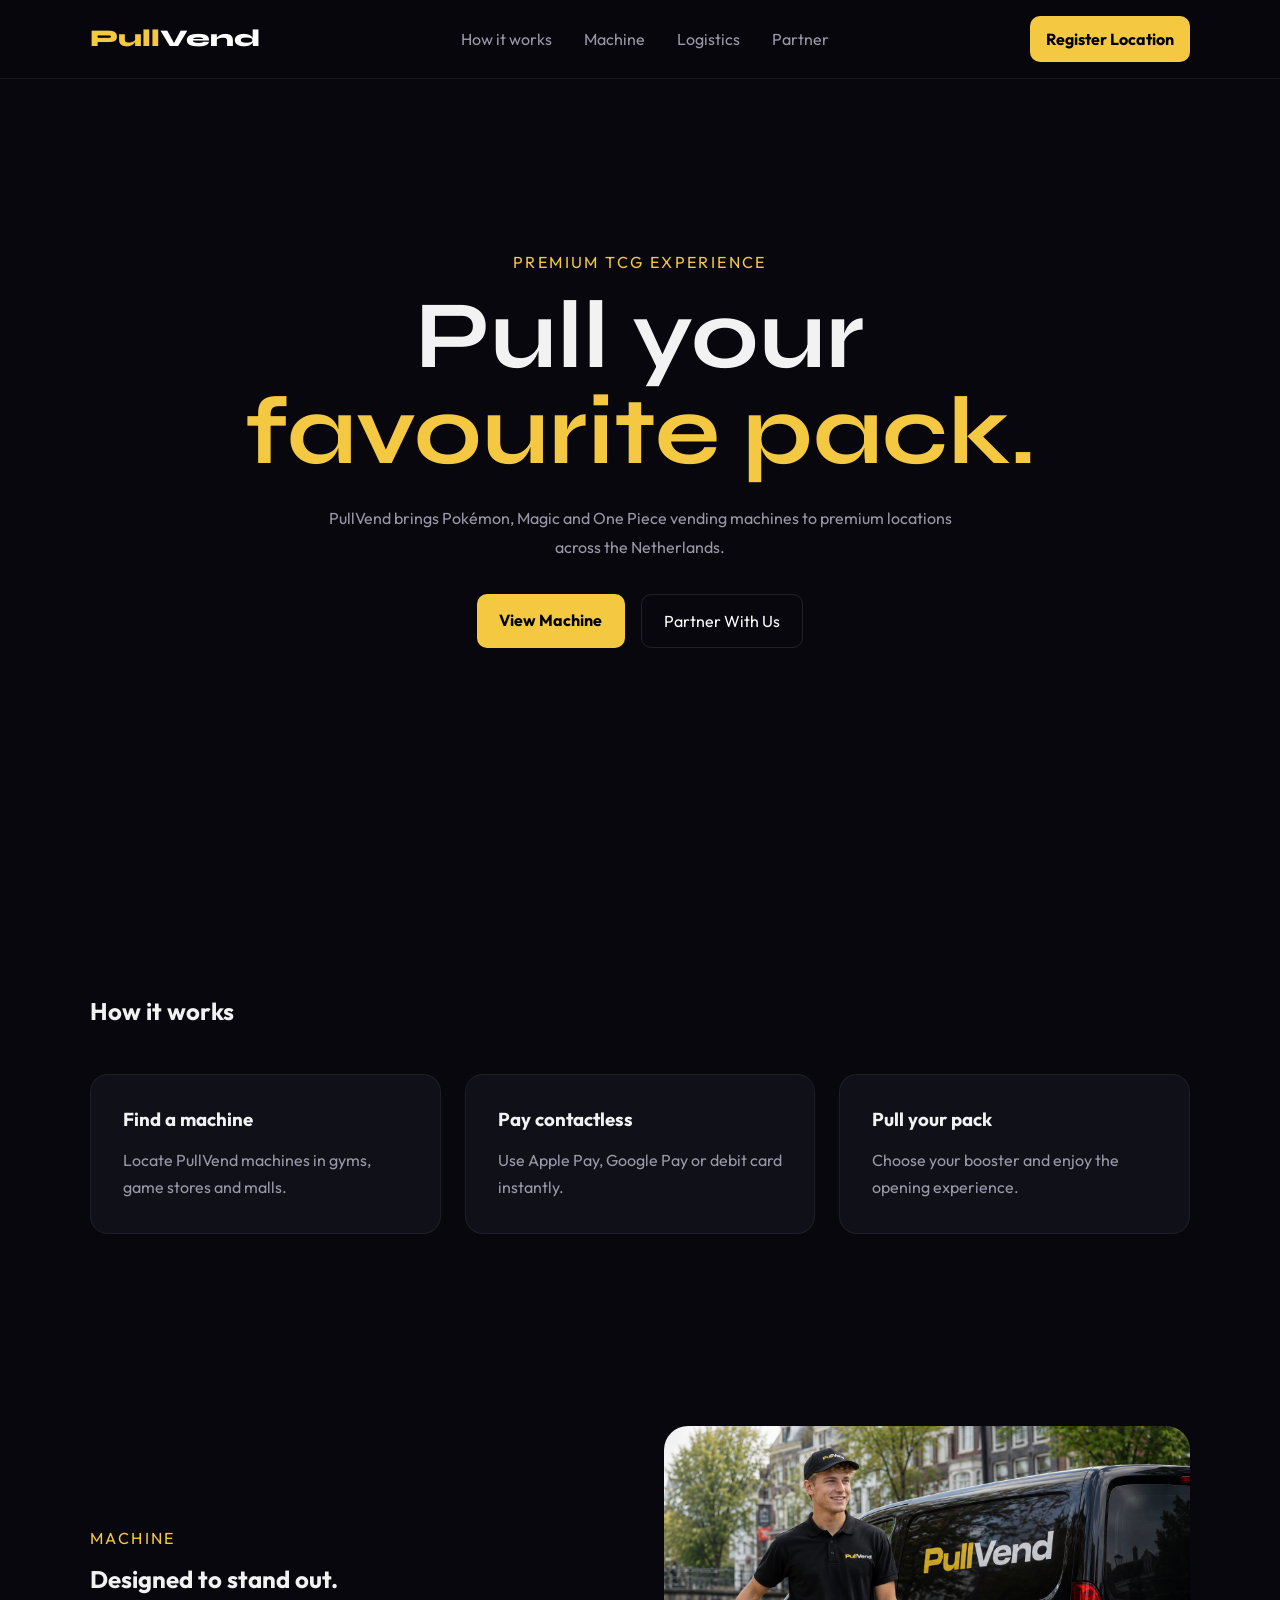
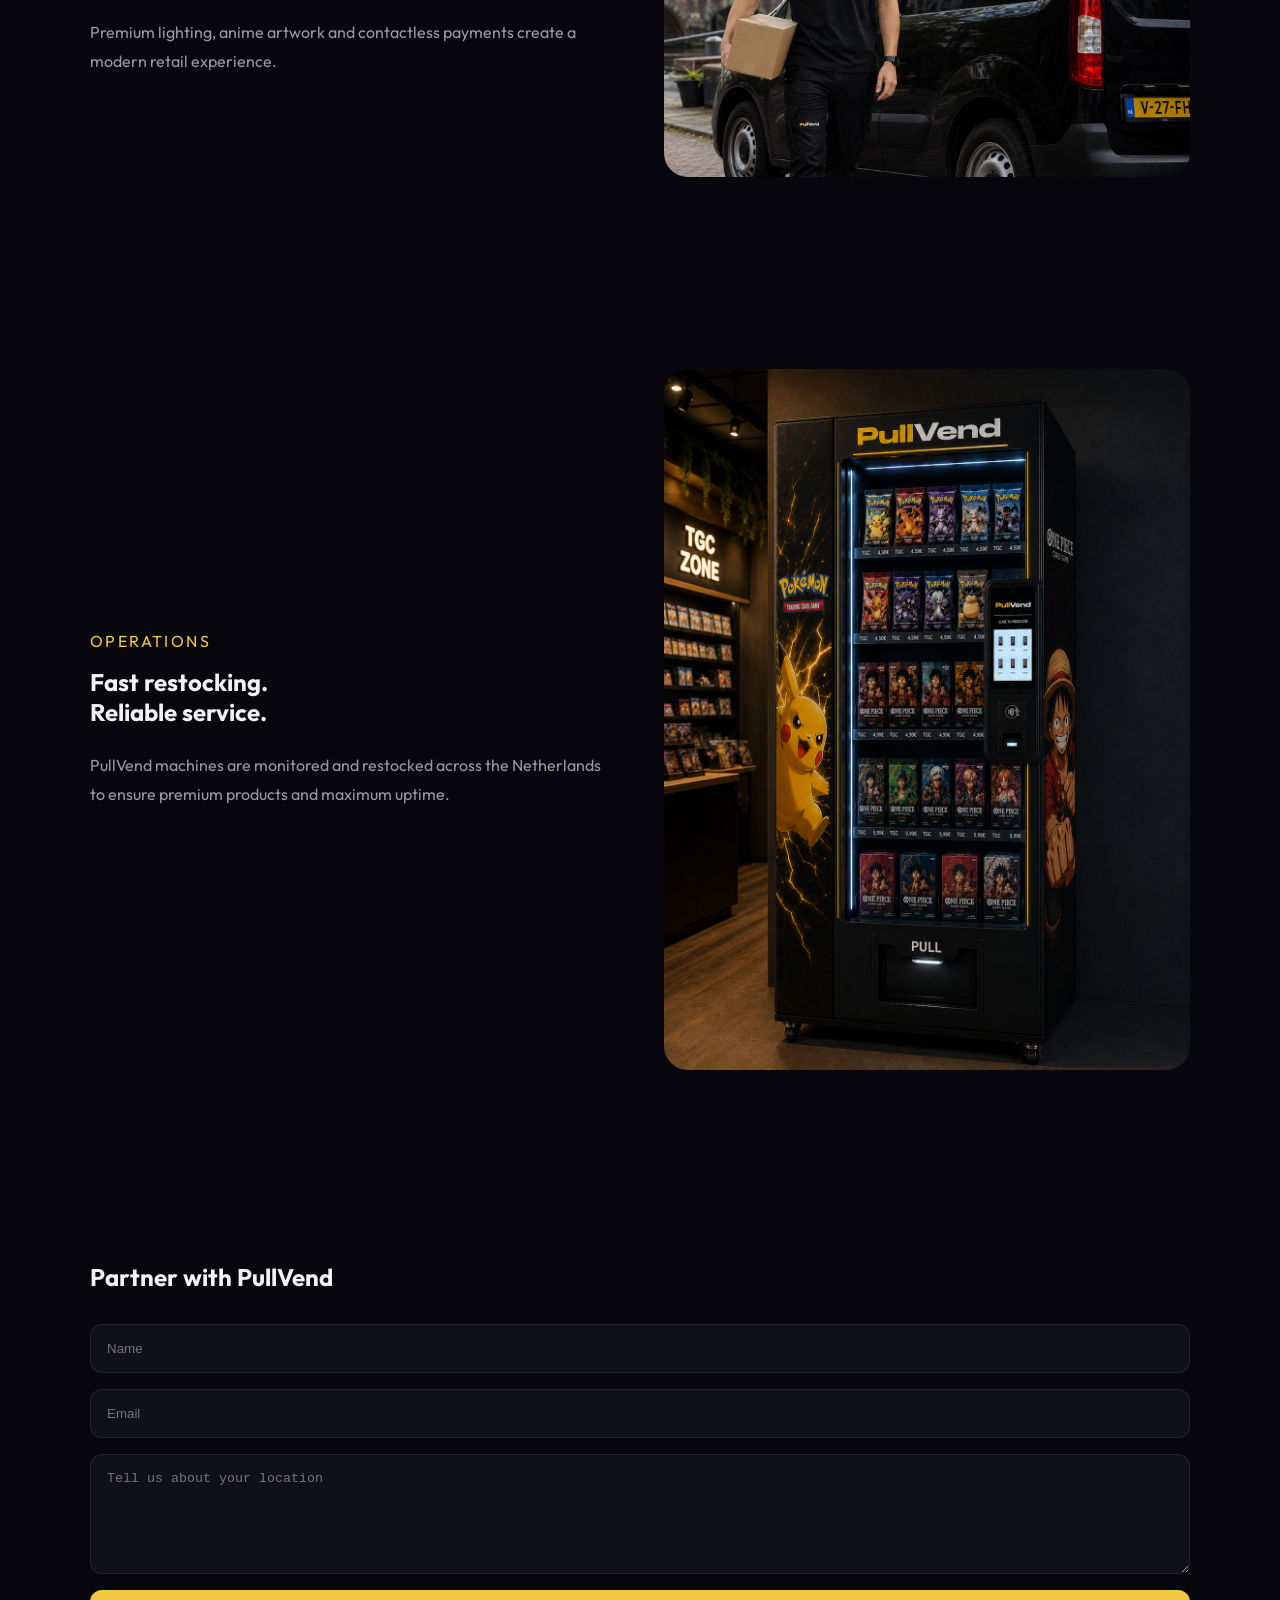
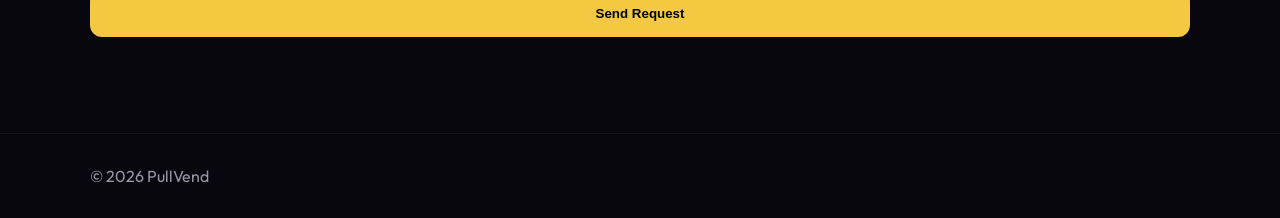
<file: index.html>
<!DOCTYPE html>
<html lang="en">
<head>
  <meta charset="UTF-8">
  <meta name="viewport" content="width=device-width, initial-scale=1.0">

  <title>PullVend — TCG Vending Machines</title>

  <meta name="description" content="Premium TCG vending machines across the Netherlands.">

  <link rel="stylesheet" href="css/styles.css">

  <link rel="preconnect" href="https://fonts.googleapis.com">
  <link rel="preconnect" href="https://fonts.gstatic.com" crossorigin>

  <link href="https://fonts.googleapis.com/css2?family=Syne:wght@700;800&family=Outfit:wght@400;500;600&display=swap" rel="stylesheet">
</head>

<body>

<nav>
  <div class="wrap nav-inner">

    <a href="#" class="logo">
      Pull<span>Vend</span>
    </a>

    <div class="nav-links">
      <a href="#how">How it works</a>
      <a href="#showcase">Machine</a>
      <a href="#logistics">Logistics</a>
      <a href="#partner">Partner</a>
    </div>

    <a href="#partner" class="nav-btn">
      Register Location
    </a>

  </div>
</nav>

<section id="hero">

  <div class="wrap hero-content">

    <p class="tag">
      Premium TCG Experience
    </p>

    <h1>
      Pull your<br>
      <span>favourite pack.</span>
    </h1>

    <p class="hero-text">
      PullVend brings Pokémon, Magic and One Piece vending machines
      to premium locations across the Netherlands.
    </p>

    <div class="hero-buttons">

      <a href="#showcase" class="btn-primary">
        View Machine
      </a>

      <a href="#partner" class="btn-secondary">
        Partner With Us
      </a>

    </div>

  </div>

</section>

<section id="how">

  <div class="wrap">

    <h2>How it works</h2>

    <div class="cards">

      <div class="card">
        <h3>Find a machine</h3>

        <p>
          Locate PullVend machines in gyms,
          game stores and malls.
        </p>
      </div>

      <div class="card">
        <h3>Pay contactless</h3>

        <p>
          Use Apple Pay, Google Pay or debit card instantly.
        </p>
      </div>

      <div class="card">
        <h3>Pull your pack</h3>

        <p>
          Choose your booster and enjoy the opening experience.
        </p>
      </div>

    </div>

  </div>

</section>

<section id="showcase">

  <div class="wrap two-col">

    <div>

      <p class="tag">
        Machine
      </p>

      <h2>
        Designed to stand out.
      </h2>

      <p class="section-text">
        Premium lighting, anime artwork and contactless payments
        create a modern retail experience.
      </p>

    </div>

    <div class="image-box">

      <img
        src="images/machine.png"
        alt="PullVend vending machine"
        loading="lazy"
      >

    </div>

  </div>

</section>

<section id="logistics">

  <div class="wrap two-col">

    <!-- TEXTO IZQUIERDA -->

    <div>

      <p class="tag">
        Operations
      </p>

      <h2>
        Fast restocking.<br>
        Reliable service.
      </h2>

      <p class="section-text">
        PullVend machines are monitored and restocked across the Netherlands
        to ensure premium products and maximum uptime.
      </p>

    </div>

    <!-- IMAGEN DERECHA -->

    <div class="image-box">

      <img
        src="images/van.png"
        alt="PullVend logistics van"
        loading="lazy"
      >

    </div>

  </div>

</section>

<section id="partner">

  <div class="wrap">

    <h2>
      Partner with PullVend
    </h2>

    <form id="partnerForm">

      <input
        type="text"
        placeholder="Name"
        required
      >

      <input
        type="email"
        placeholder="Email"
        required
      >

      <textarea
        placeholder="Tell us about your location"
      ></textarea>

      <button type="submit">
        Send Request
      </button>

    </form>

  </div>

</section>

<footer>

  <div class="wrap footer-inner">
    <p>© 2026 PullVend</p>
  </div>

</footer>

<script src="js/app.js"></script>

</body>
</html>
</file>
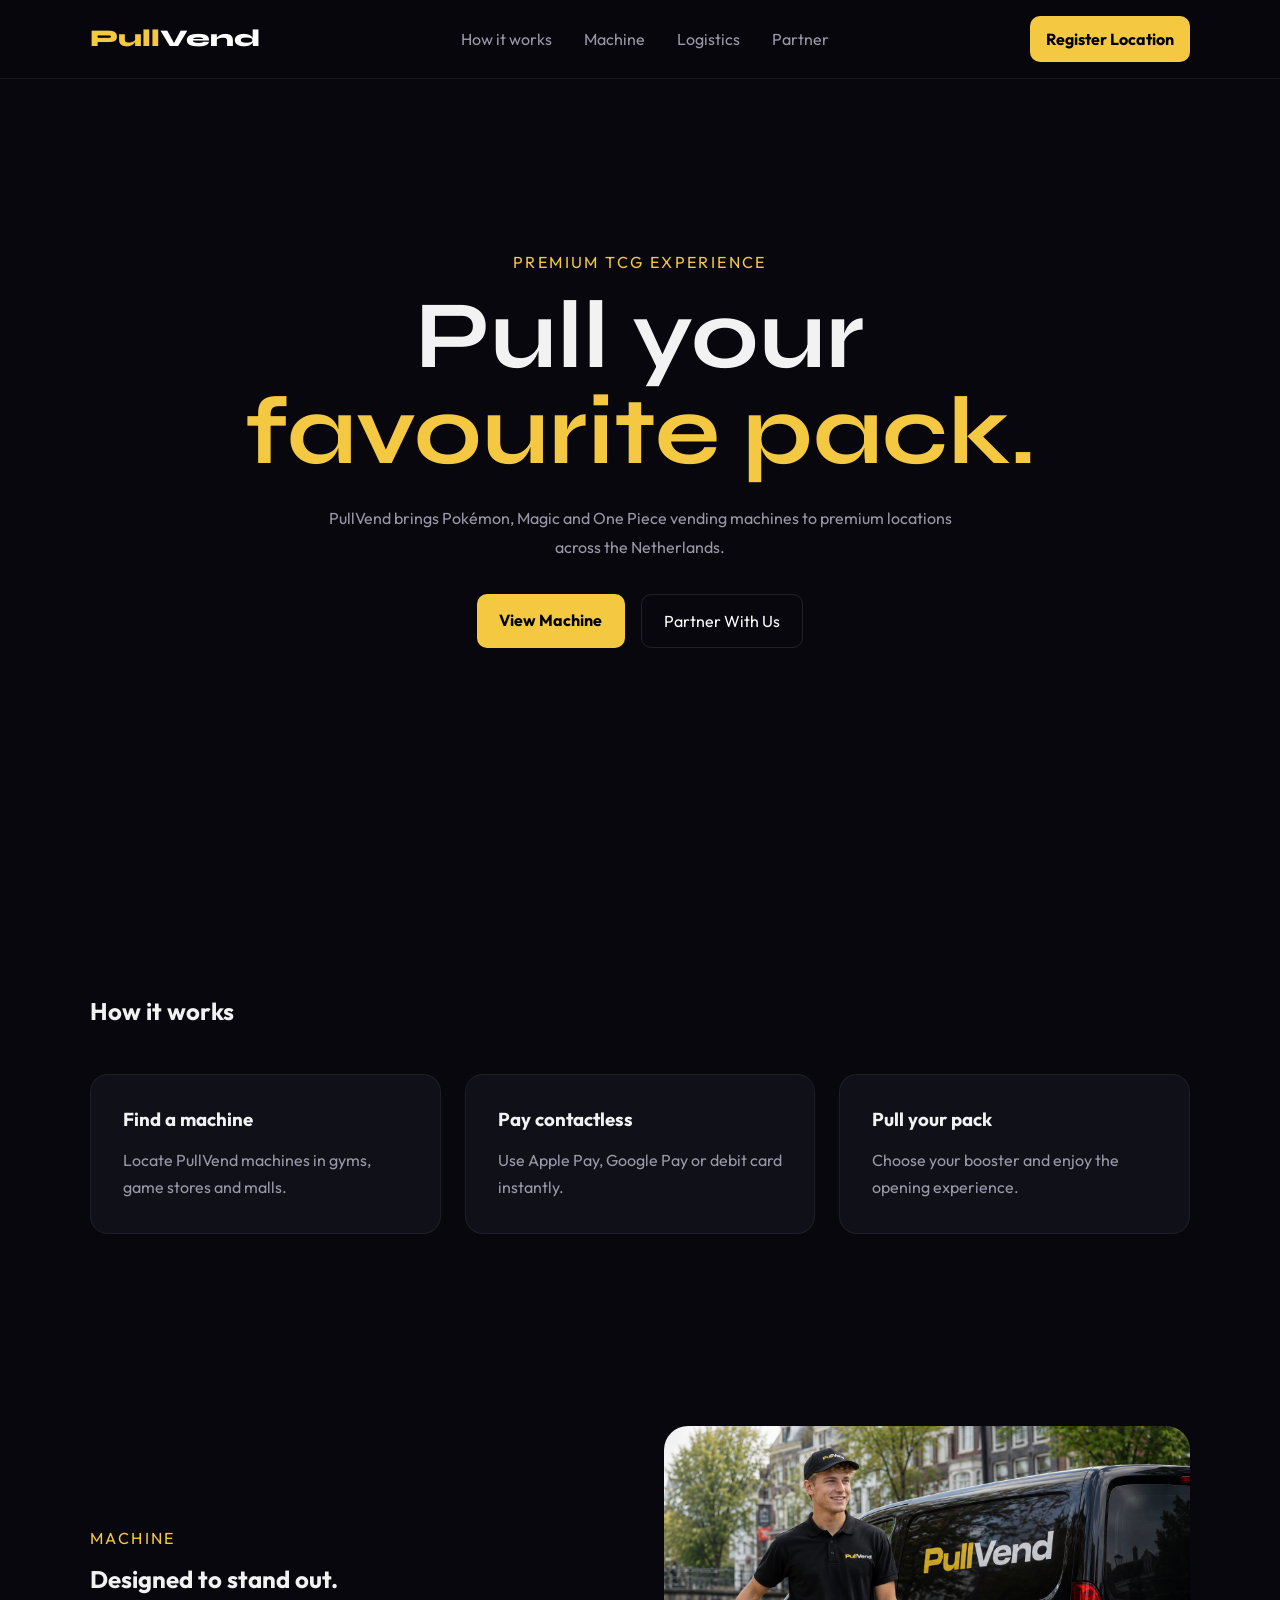
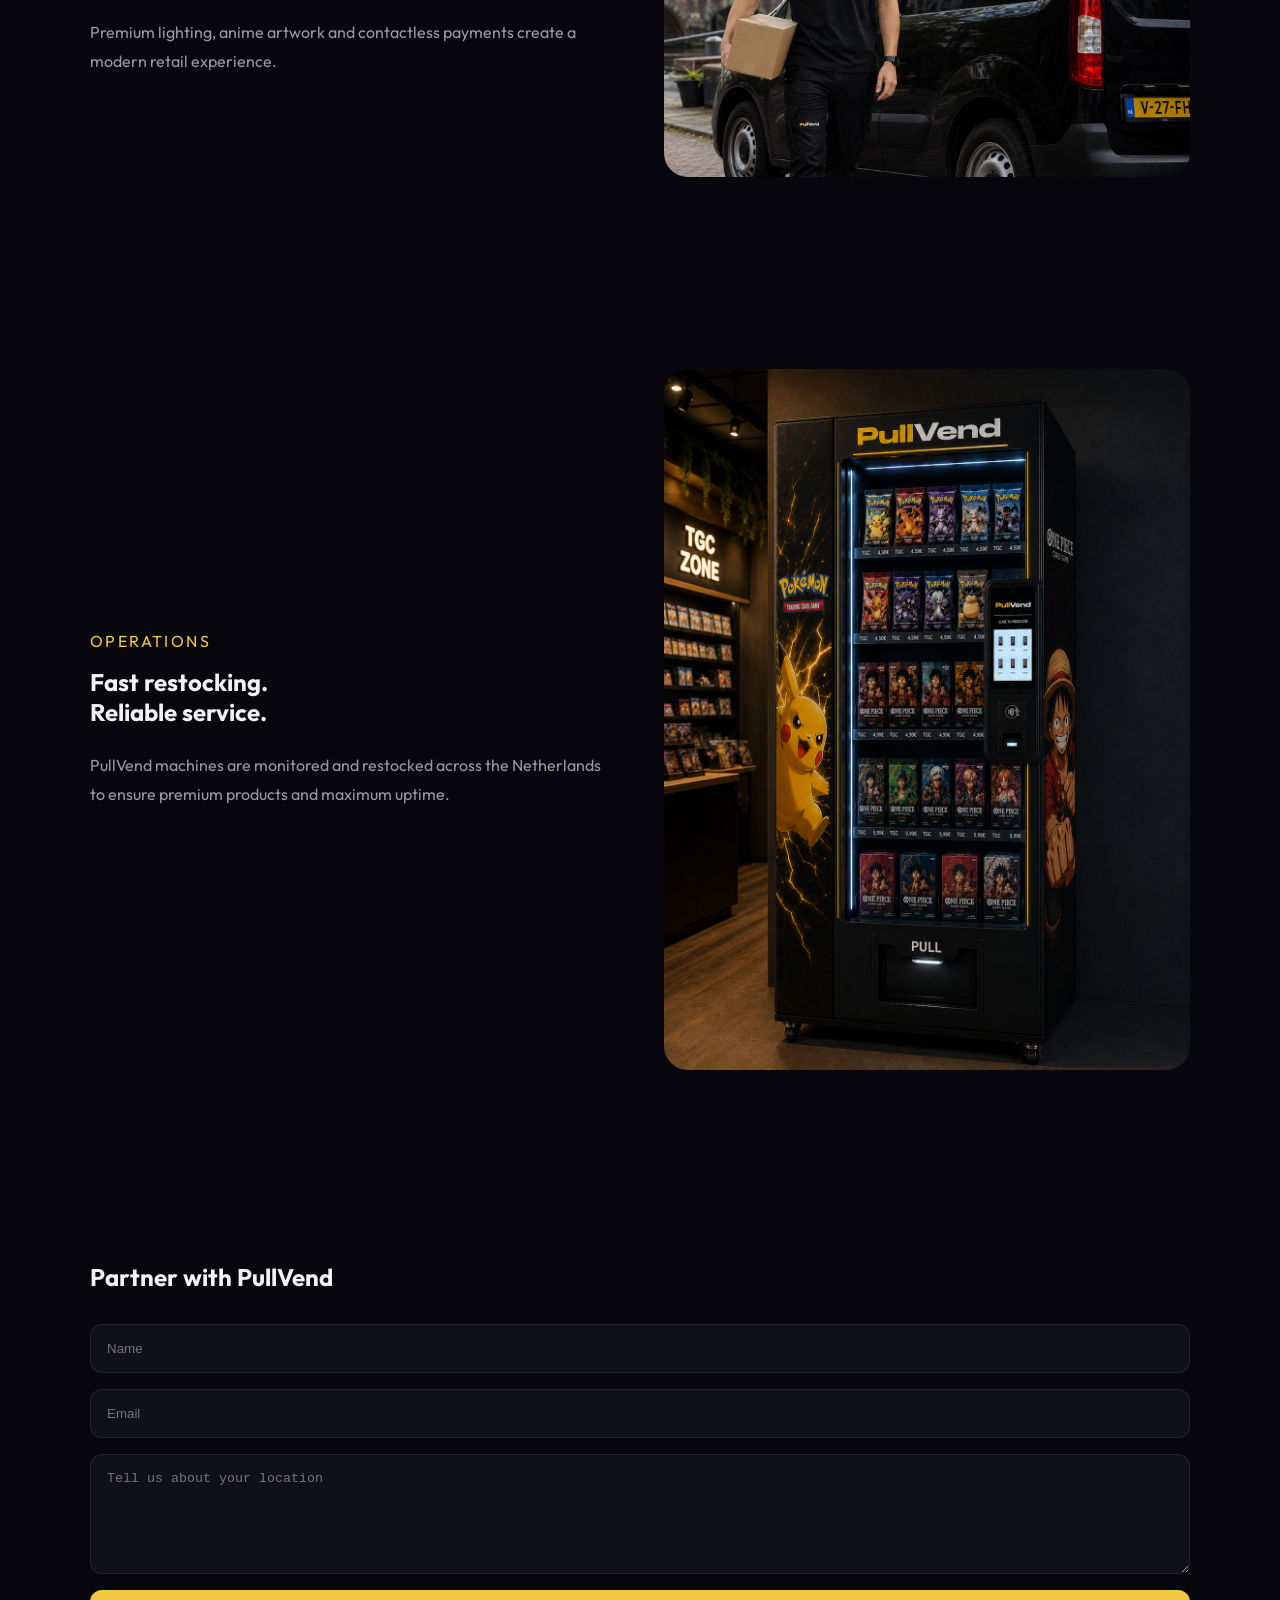
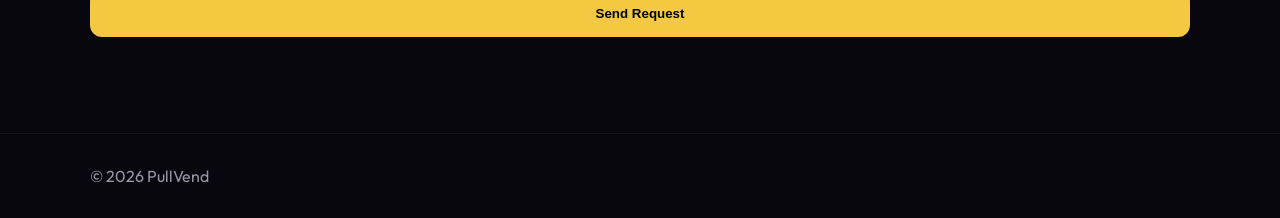
<file: index (5).html>
<!DOCTYPE html>
<html lang="en">
<head>
  <meta charset="UTF-8">
  <meta name="viewport" content="width=device-width, initial-scale=1.0">

  <title>PullVend — TCG Vending Machines</title>

  <meta name="description" content="Premium TCG vending machines across the Netherlands.">

  <link rel="stylesheet" href="css/styles.css">

  <link rel="preconnect" href="https://fonts.googleapis.com">
  <link rel="preconnect" href="https://fonts.gstatic.com" crossorigin>

  <link href="https://fonts.googleapis.com/css2?family=Syne:wght@700;800&family=Outfit:wght@400;500;600&display=swap" rel="stylesheet">
</head>

<body>

<nav>
  <div class="wrap nav-inner">

    <a href="#" class="logo">
      Pull<span>Vend</span>
    </a>

    <div class="nav-links">
      <a href="#how">How it works</a>
      <a href="#showcase">Machine</a>
      <a href="#logistics">Logistics</a>
      <a href="#partner">Partner</a>
    </div>

    <a href="#partner" class="nav-btn">
      Register Location
    </a>

  </div>
</nav>

<section id="hero">

  <div class="wrap hero-content">

    <p class="tag">
      Premium TCG Experience
    </p>

    <h1>
      Pull your<br>
      <span>favourite pack.</span>
    </h1>

    <p class="hero-text">
      PullVend brings Pokémon, Magic and One Piece vending machines
      to premium locations across the Netherlands.
    </p>

    <div class="hero-buttons">

      <a href="#showcase" class="btn-primary">
        View Machine
      </a>

      <a href="#partner" class="btn-secondary">
        Partner With Us
      </a>

    </div>

  </div>

</section>

<section id="how">

  <div class="wrap">

    <h2>How it works</h2>

    <div class="cards">

      <div class="card">
        <h3>Find a machine</h3>

        <p>
          Locate PullVend machines in gyms,
          game stores and malls.
        </p>
      </div>

      <div class="card">
        <h3>Pay contactless</h3>

        <p>
          Use Apple Pay, Google Pay or debit card instantly.
        </p>
      </div>

      <div class="card">
        <h3>Pull your pack</h3>

        <p>
          Choose your booster and enjoy the opening experience.
        </p>
      </div>

    </div>

  </div>

</section>

<section id="showcase">

  <div class="wrap two-col">

    <div>

      <p class="tag">
        Machine
      </p>

      <h2>
        Designed to stand out.
      </h2>

      <p class="section-text">
        Premium lighting, anime artwork and contactless payments
        create a modern retail experience.
      </p>

    </div>

    <div class="image-box">

      <img
        src="images/machine.png"
        alt="PullVend vending machine"
        loading="lazy"
      >

    </div>

  </div>

</section>

<section id="logistics">

  <div class="wrap two-col">

    <!-- TEXTO IZQUIERDA -->

    <div>

      <p class="tag">
        Operations
      </p>

      <h2>
        Fast restocking.<br>
        Reliable service.
      </h2>

      <p class="section-text">
        PullVend machines are monitored and restocked across the Netherlands
        to ensure premium products and maximum uptime.
      </p>

    </div>

    <!-- IMAGEN DERECHA -->

    <div class="image-box">

      <img
        src="images/van.png"
        alt="PullVend logistics van"
        loading="lazy"
      >

    </div>

  </div>

</section>

<section id="partner">

  <div class="wrap">

    <h2>
      Partner with PullVend
    </h2>

    <form id="partnerForm">

      <input
        type="text"
        placeholder="Name"
        required
      >

      <input
        type="email"
        placeholder="Email"
        required
      >

      <textarea
        placeholder="Tell us about your location"
      ></textarea>

      <button type="submit">
        Send Request
      </button>

    </form>

  </div>

</section>

<footer>

  <div class="wrap footer-inner">
    <p>© 2026 PullVend</p>
  </div>

</footer>

<script src="js/app.js"></script>

</body>
</html>
</file>
<file: css/styles.css>
:root{
  --bg:#07070D;
  --bg2:#101018;
  --gold:#F5C842;
  --text:#F2F2F2;
  --muted:#9A98A8;
}

*{
  margin:0;
  padding:0;
  box-sizing:border-box;
}

body{
  background:var(--bg);
  color:var(--text);
  font-family:'Outfit',sans-serif;
  overflow-x:hidden;
}

img{
  max-width:100%;
  display:block;
}

.wrap{
  width:min(1100px,92%);
  margin:auto;
}

nav{
  position:fixed;
  width:100%;
  top:0;
  background:rgba(7,7,13,.92);
  backdrop-filter:blur(12px);
  border-bottom:1px solid rgba(255,255,255,.06);
  z-index:100;
}

.nav-inner{
  display:flex;
  align-items:center;
  justify-content:space-between;
  padding:1rem 0;
}

.logo{
  color:var(--gold);
  font-family:'Syne',sans-serif;
  font-size:1.5rem;
  font-weight:800;
  text-decoration:none;
}

.logo span{
  color:white;
}

.nav-links{
  display:flex;
  gap:2rem;
}

.nav-links a{
  color:var(--muted);
  text-decoration:none;
}

.nav-btn{
  background:var(--gold);
  color:black;
  padding:.8rem 1rem;
  border-radius:10px;
  text-decoration:none;
  font-weight:700;
}

section{
  padding:6rem 0;
}

#hero{
  min-height:100vh;
  display:flex;
  align-items:center;
  text-align:center;
}

.hero-content{
  display:flex;
  flex-direction:column;
  align-items:center;
}

.tag{
  color:var(--gold);
  text-transform:uppercase;
  letter-spacing:.15em;
  margin-bottom:1rem;
}

h1{
  font-family:'Syne',sans-serif;
  font-size:clamp(3rem,8vw,6rem);
  line-height:1;
}

h1 span{
  color:var(--gold);
}

.hero-text,.section-text{
  color:var(--muted);
  max-width:650px;
  line-height:1.8;
  margin-top:1.5rem;
}

.hero-buttons{
  display:flex;
  gap:1rem;
  margin-top:2rem;
}

.btn-primary,.btn-secondary{
  padding:1rem 1.4rem;
  border-radius:10px;
  text-decoration:none;
}

.btn-primary{
  background:var(--gold);
  color:black;
  font-weight:700;
}

.btn-secondary{
  border:1px solid rgba(255,255,255,.1);
  color:white;
}

.cards{
  display:grid;
  grid-template-columns:repeat(3,1fr);
  gap:1.5rem;
  margin-top:3rem;
}

.card{
  background:var(--bg2);
  border:1px solid rgba(255,255,255,.06);
  border-radius:18px;
  padding:2rem;
}

.card p{
  color:var(--muted);
  margin-top:1rem;
  line-height:1.7;
}

.two-col{
  display:grid;
  grid-template-columns:1fr 1fr;
  gap:3rem;
  align-items:center;
}

.image-box{
  border-radius:24px;
  overflow:hidden;
}

form{
  display:grid;
  gap:1rem;
  margin-top:2rem;
}

input,textarea{
  background:var(--bg2);
  border:1px solid rgba(255,255,255,.08);
  border-radius:12px;
  padding:1rem;
  color:white;
}

textarea{
  min-height:120px;
}

button{
  background:var(--gold);
  color:black;
  border:none;
  border-radius:12px;
  padding:1rem;
  font-weight:700;
  cursor:pointer;
}

footer{
  border-top:1px solid rgba(255,255,255,.06);
  padding:2rem 0;
  color:var(--muted);
}

@media(max-width:900px){

  .cards,
  .two-col{
    grid-template-columns:1fr;
  }

  .nav-links{
    display:none;
  }

  .hero-buttons{
    flex-direction:column;
  }
}
</file>
